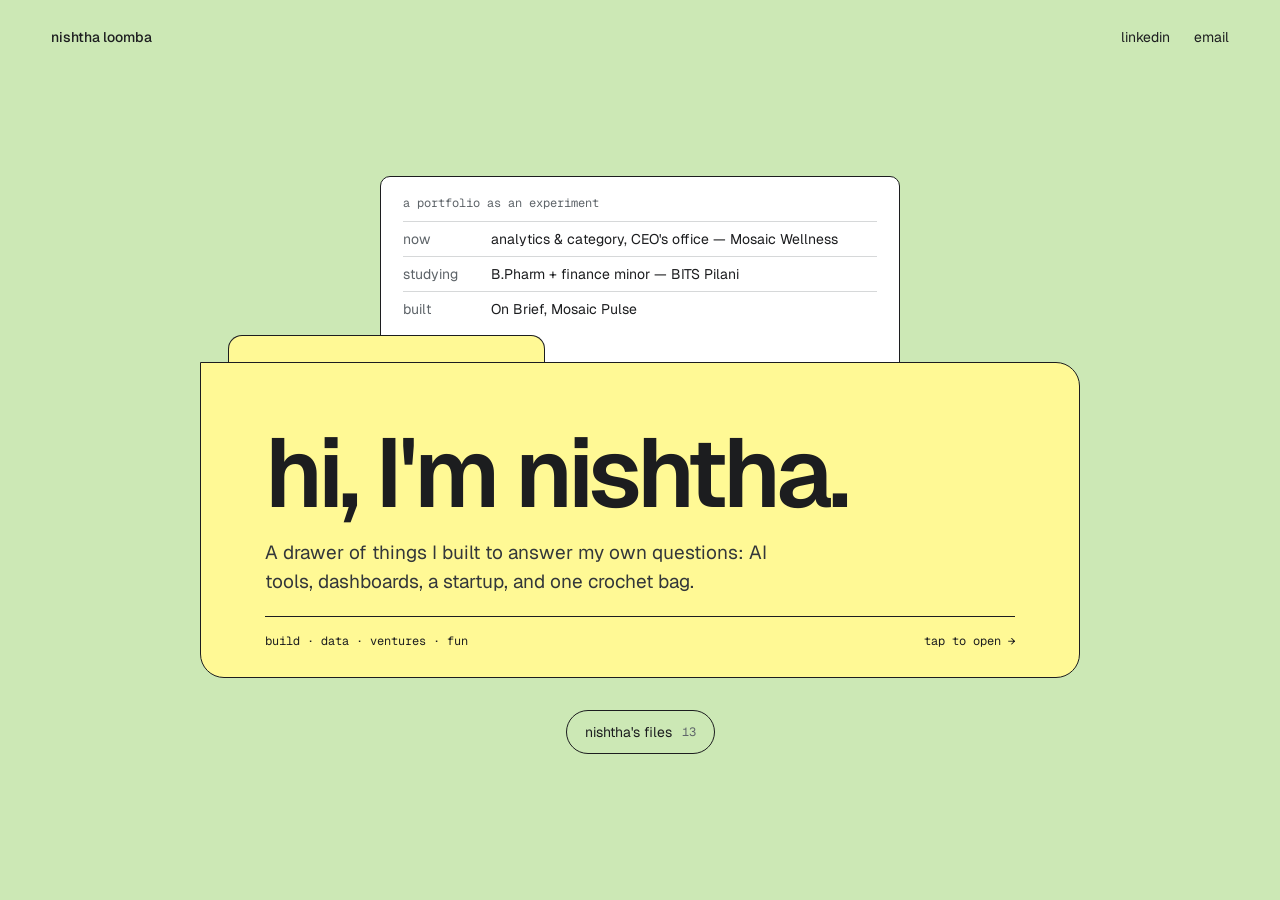
<file: index.html>
<!doctype html>
<html lang="en">
<head>
<meta charset="utf-8">
<meta name="viewport" content="width=device-width, initial-scale=1">
<title>Nishtha — portfolio</title>
<meta name="description" content="Nishtha Loomba — category strategy at Mosaic Wellness, builder of AI tools, and student of pharmacy and finance.">
<link rel="preconnect" href="https://fonts.googleapis.com">
<link rel="stylesheet" href="https://fonts.googleapis.com/css2?family=Geist:wght@400;500;600&family=Geist+Mono:wght@400;500&display=swap">
<link rel="stylesheet" href="css/style.css">
</head>
<body class="home">
<div class="page">

  <header class="site-header">
    <span class="brand">nishtha loomba</span>
    <nav class="nav-links">
      <a href="https://in.linkedin.com/in/nishtha-loomba-b540b12a4" target="_blank" rel="noopener">linkedin</a>
      <a href="mailto:f20231176@pilani.bits-pilani.ac.in">email</a>
    </nav>
  </header>

  <main style="flex-grow:1;display:flex;flex-direction:column;align-items:center;justify-content:center;gap:32px">
    <div class="hero">

      <!-- checkout card tucked into the folder -->
      <div class="peek">
        <div class="peek__label">a portfolio as an experiment</div>
        <div class="key-value">
          <div style="color:var(--ink-4)">now</div>
          <div>analytics &amp; category, CEO's office — Mosaic Wellness</div>
          <div style="color:var(--ink-4)">studying</div>
          <div>B.Pharm + finance minor — BITS Pilani</div>
          <div style="color:var(--ink-4)">built</div>
          <div>On Brief, Mosaic Pulse</div>
        </div>
      </div>

      <a class="folder-link" href="drawer.html" aria-label="Open nishtha's files">
        <div class="flap"></div>
        <div class="folder-body">
          <h1>hi, I'm nishtha.</h1>
          <p>A drawer of things I built to answer my own questions: AI tools, dashboards, a startup, and one crochet bag.</p>
          <div class="folder-foot">
            <span>build · data · ventures · fun</span>
            <span>tap to open →</span>
          </div>
        </div>
      </a>
    </div>

    <a class="pill" href="drawer.html">
      <span>nishtha's files</span>
      <span class="pill__count">13</span>
    </a>
  </main>
</div>
</body>
</html>
</file>
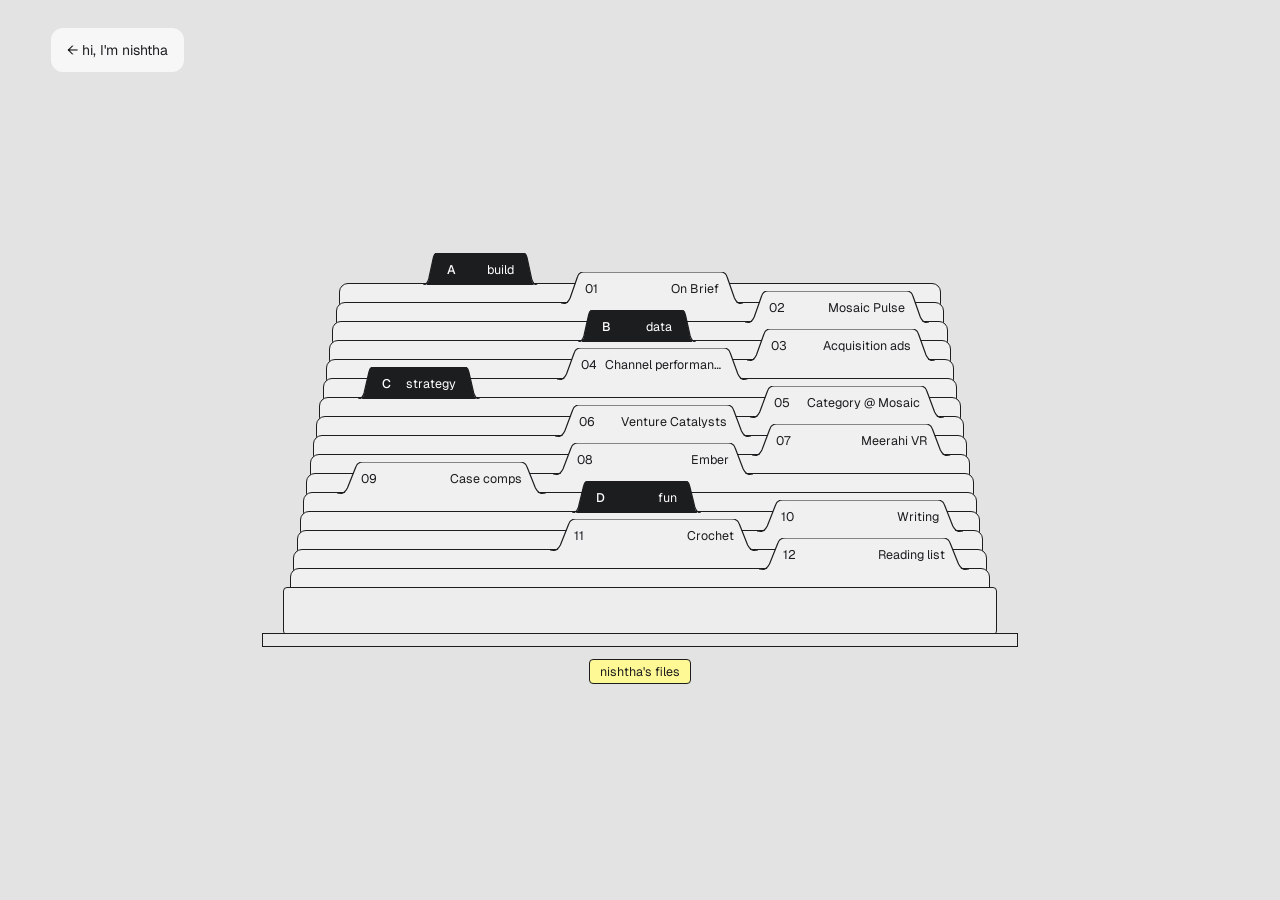
<file: drawer.html>
<!doctype html>
<html lang="en">
<head>
<meta charset="utf-8">
<meta name="viewport" content="width=device-width, initial-scale=1">
<title>Nishtha's files</title>
<meta name="description" content="A file-cabinet index of what Nishtha has built and worked on.">
<link rel="preconnect" href="https://fonts.googleapis.com">
<link rel="stylesheet" href="https://fonts.googleapis.com/css2?family=Geist:wght@400;500;600&family=Geist+Mono:wght@400;500&display=swap">
<link rel="stylesheet" href="css/style.css">
</head>
<body class="drawer-page">
<div class="page">

  <header class="site-header">
    <a class="back-link back-link--pill" href="index.html">← hi, I'm nishtha</a>
  </header>

  <div class="drawer-viewport">
    <div id="drawer-stage" class="drawer-stage">
      <div class="drawer-front" aria-hidden="true"></div>
      <div class="drawer-ledge" aria-hidden="true"></div>
      <div class="drawer-label" aria-hidden="true"><span>nishtha's files</span></div>
    </div>
  </div>
</div>
<script src="js/drawer.js"></script>
</body>
</html>
</file>
<file: css/style.css>
@view-transition{navigation:auto}

/* ===== design tokens ===== */
:root{
  --ink:#1C1D1F;
  --ink-2:#33373A;
  --ink-3:#4A4F53;
  --ink-4:#5E6469;
  --ink-5:#6B7075;
  --ink-6:#8A9096;
  --gray-1:#B4B7B9;
  --gray-2:#D6D8D9;
  --gray-3:#E4E6E6;
  --gray-4:#E3E3E3;
  --gray-5:#EDEDED;
  --gray-6:#EDEEEE;
  --gray-7:#E8E8E8;
  --gray-8:#F0F0F0;
  --paper:#F7F7F4;
  --paper-2:#F7F7F7;
  --grid-bg:#F1F2EE;
  --grid-line:#D9DCD6;
  --green:#CCE8B5;
  --yellow:#FFF995;
  --blue:#A8C6FE;
  --accent:#2D4FE0;
  --tan:#C9A57A;
  --dark:#161718;
  --white:#FFFFFF;
  --font-sans:'Geist','Helvetica Neue',Helvetica,sans-serif;
  --font-mono:'Geist Mono',monospace;
  --font-hand:'Caveat',cursive;
}

*{box-sizing:border-box}
html{scroll-behavior:smooth}
body{margin:0;font-family:var(--font-sans);color:var(--ink)}
a{color:inherit}
img{max-width:100%}
button{font:inherit;color:inherit}

::view-transition-old(root),
::view-transition-new(root){animation-duration:.35s}

@media (prefers-reduced-motion: reduce){
  html{scroll-behavior:auto}
  ::view-transition-old(root),::view-transition-new(root){animation:none}
}

/* ===== layout shells ===== */
.page{min-height:100vh;box-sizing:border-box;display:flex;flex-direction:column;gap:40px;padding:28px clamp(16px,4vw,56px) 56px}
.page--folder{padding:28px clamp(12px,3vw,48px) 80px;gap:28px}
.shell{max-width:1180px;margin:0 auto;display:flex;flex-direction:column;gap:28px;width:100%}

.site-header{display:flex;flex-wrap:wrap;justify-content:space-between;align-items:center;gap:12px;font-size:14px}
.site-header--dark{color:var(--white)}
.brand{font-weight:500}
.nav-links{display:flex;gap:24px;flex-wrap:wrap}
.nav-links a{text-decoration:none}
.nav-links a:hover{color:var(--ink-4)}

.back-link{display:inline-flex;align-items:center;min-height:44px;text-decoration:none}
.back-link--pill{padding:0 16px;background:var(--paper-2);border-radius:12px}
.back-link--dark{color:var(--white)}

.eyebrow{font-family:var(--font-mono);font-size:12px;color:var(--gray-2)}

/* ===== reusable paper motifs ===== */
.ruled{background-image:repeating-linear-gradient(to bottom,transparent 0,transparent 31px,#E2E3E0 31px,#E2E3E0 32px)}
.grid-paper{background-color:var(--grid-bg);background-image:linear-gradient(var(--grid-line) 1px,transparent 1px),linear-gradient(90deg,var(--grid-line) 1px,transparent 1px);background-size:18px 18px}

.torn{clip-path:polygon(0% 6%,7% 0%,15% 4%,24% 0%,33% 3%,45% 0%,58% 4%,70% 0%,82% 3%,100% 0%,100% 100%,0% 100%,3% 88%,0% 76%,4% 62%,0% 50%,3% 36%,0% 22%)}
.torn-bottom{clip-path:polygon(0 0,100% 0,100% 100%,94% 96%,86% 100%,77% 95%,66% 100%,55% 96%,44% 100%,33% 95%,22% 100%,11% 96%,0 100%)}
.torn-left{clip-path:polygon(4% 0,100% 0,100% 100%,4% 100%,0 94%,3% 86%,0 78%,3% 70%,0 62%,3% 54%,0 46%,3% 38%,0 30%,3% 22%,0 14%,3% 6%)}

.spiral{position:absolute;display:flex;flex-direction:column;justify-content:space-between}
.spiral span{display:block;width:16px;height:16px;border-radius:50%}

/* visible by default (no-JS safe); JS opts elements into the hide+reveal sequence */
.sheet.pre-reveal{opacity:0;transform:translateY(40px)}
.sheet.pre-reveal.is-visible{animation:rise .6s cubic-bezier(.2,.8,.2,1) both}
@keyframes rise{from{opacity:0;transform:translateY(40px)}to{opacity:1;transform:none}}
@media (prefers-reduced-motion: reduce){.sheet.pre-reveal{opacity:1;transform:none}.sheet.pre-reveal.is-visible{animation:none}}

.folder-in{animation:filein .7s cubic-bezier(.2,.8,.2,1) both}
@keyframes filein{from{opacity:0;transform:translateY(90px)}to{opacity:1}}
@media (prefers-reduced-motion: reduce){.folder-in{animation:none}}

.tab-link{display:flex;flex-direction:column;gap:6px;min-height:44px;padding:16px 24px 20px;border-radius:14px 14px 4px 4px;text-decoration:none;min-width:240px;transition:transform .2s ease}
.tab-link:hover,.tab-link:focus-visible{transform:translateY(-4px)}
.tab-link .tab-link__eyebrow{font-family:var(--font-mono);font-size:12px}
.tab-link .tab-link__title{font-weight:600;font-size:24px;letter-spacing:-0.03em}

.sticky-note{padding:20px 22px;transform:rotate(-1.2deg);box-shadow:2px 3px 0 rgba(0,0,0,.12)}
.sticky-note__label{font-family:var(--font-mono);font-size:13px}
.sticky-note__quote{margin:8px 0 0;font-family:var(--font-hand);font-size:24px;line-height:1.25}

.paperclip{position:absolute;z-index:2;transform-origin:top center;animation:clip-sway 3.8s ease-in-out infinite}
@keyframes clip-sway{0%,100%{transform:rotate(-4deg)}50%{transform:rotate(4deg)}}
@media (prefers-reduced-motion: reduce){.paperclip{animation:none}}

.pill{display:inline-flex;align-items:center;gap:10px;min-height:44px;padding:0 18px;background:transparent;border:1px solid var(--ink);border-radius:999px;text-decoration:none;font-size:14px;transition:background .2s ease;animation:idle-float 3.6s ease-in-out infinite}
.pill:hover{background:var(--white)}
@keyframes idle-float{0%,100%{transform:translateY(0)}50%{transform:translateY(-5px)}}
@media (prefers-reduced-motion: reduce){.pill{animation:none}}
.pill__count{font-family:var(--font-mono);font-size:12px;color:var(--ink-4)}

.btn-dark{display:inline-flex;align-items:center;min-height:44px;padding:0 18px;background:var(--ink);color:var(--white);border-radius:999px;text-decoration:none;font-size:14px}

.stamp{border:2.5px solid var(--accent);color:var(--accent);padding:6px 12px;border-radius:4px;font-family:var(--font-mono);font-weight:600;font-size:13px;letter-spacing:0.08em}

.key-value{display:grid;grid-template-columns:88px minmax(0,1fr);font-size:14px}
.key-value div{padding:8px 0;border-top:1px solid var(--gray-2)}
.key-value--mono{font-family:var(--font-mono);font-size:13px}

/* ===== Home ===== */
.home{background:var(--green)}
.home .hero{width:100%;max-width:880px;display:flex;flex-direction:column;align-items:center;margin:0 auto}

.peek{width:min(520px,86%);background:var(--white);border:1px solid var(--ink);border-radius:10px;padding:18px 22px 48px;box-sizing:border-box;margin-bottom:-40px;position:relative;z-index:1;font-size:14px;transition:transform .35s cubic-bezier(.2,.8,.2,1)}
.peek__label{font-family:var(--font-mono);font-size:12px;color:var(--ink-4);margin-bottom:10px}

.folder-link{display:block;text-decoration:none;color:var(--ink);width:100%;position:relative;z-index:2;transition:transform .25s ease}
.folder-link:hover,.folder-link:focus-visible{transform:translateY(-6px)}
.folder-link:focus-visible{outline:2px solid var(--ink);outline-offset:6px;border-radius:24px}
.hero:has(.folder-link:hover) .peek,.hero:has(.folder-link:focus-visible) .peek{transform:translateY(-38px) rotate(-2deg)}

.flap{width:36%;height:28px;background:var(--yellow);border:1px solid var(--ink);border-bottom:none;border-radius:14px 14px 0 0;margin-left:28px;margin-bottom:-1px;box-sizing:border-box;transition:transform .3s ease;transform-origin:bottom left}
.folder-link:hover .flap,.folder-link:focus-visible .flap{transform:translateY(-3px) rotate(-2deg)}

.folder-body{background:var(--yellow);border:1px solid var(--ink);border-radius:0 24px 24px 24px;padding:clamp(32px,5vw,64px) clamp(24px,5vw,64px) 28px;box-sizing:border-box;display:flex;flex-direction:column;gap:20px;animation:folder-glow 5s ease-in-out infinite}
@keyframes folder-glow{0%,100%{box-shadow:0 0 0 rgba(28,29,31,0)}50%{box-shadow:0 22px 34px -14px rgba(28,29,31,.22)}}
@media (prefers-reduced-motion: reduce){.folder-body{animation:none}}
.folder-body h1{margin:0;font-weight:600;font-size:clamp(44px,7.6vw,108px);line-height:0.95;letter-spacing:-0.045em}
.folder-body p{margin:0;max-width:540px;font-size:clamp(16px,1.5vw,19px);line-height:1.5;color:var(--ink-2)}
.folder-foot{display:flex;justify-content:space-between;align-items:center;flex-wrap:wrap;gap:12px;border-top:1px solid var(--ink);padding-top:16px;font-family:var(--font-mono);font-size:12px}

/* ===== Drawer ===== */
.drawer-page{background:var(--gray-4)}
.drawer-viewport{flex-grow:1;display:flex;align-items:center;justify-content:center;overflow-x:auto}
.drawer-stage{position:relative;width:700px;min-width:620px;height:450px;flex-shrink:0;perspective:1100px}
.drawer-tabs-layer{transition:transform .15s ease-out}

.strip{position:absolute;height:24px;box-sizing:border-box;background:var(--gray-8);border:1.2px solid var(--ink);border-radius:9px 9px 4px 4px}

.tab{position:absolute;padding:0;border:none;background:transparent;cursor:pointer;height:32px;transition:transform .16s ease}
.tab:hover,.tab:focus-visible{transform:translateY(-5px)}
.tab:focus-visible{outline:2px solid var(--ink);outline-offset:2px}
.tab svg{position:absolute;inset:0;display:block}
.tab__label{position:relative;display:flex;justify-content:space-between;gap:8px;align-items:center;height:28px;padding:0 24px;font-size:12.5px;white-space:nowrap}

.drawer-front{position:absolute;top:334px;left:-1%;width:102%;height:48px;box-sizing:border-box;background:var(--gray-5);border:1.2px solid var(--ink);border-radius:4px}
.drawer-ledge{position:absolute;top:380px;left:-4%;width:108%;height:14px;box-sizing:border-box;background:var(--gray-7);border:1.2px solid var(--ink)}
.drawer-label{position:absolute;top:406px;left:0;right:0;display:flex;justify-content:center}
.drawer-label span{background:var(--yellow);border:1px solid var(--ink);border-radius:4px;padding:3px 10px;font-size:12.5px}

.file-card{position:absolute;top:-8px;left:calc(50% - 190px);width:380px;z-index:50;border:1px solid var(--ink);border-radius:14px;padding:18px 20px 20px;box-shadow:0 12px 32px rgba(28,29,31,.14);transform-origin:50% 115%;backface-visibility:hidden}
.file-card.is-open{animation:file-open .55s cubic-bezier(.2,.8,.2,1)}
.file-card.is-closing{animation:file-close .3s cubic-bezier(.4,0,.8,.2) forwards;pointer-events:none}
@keyframes file-open{
  0%{opacity:0;transform:translateY(190px) rotateX(-62deg) scale(.9)}
  55%{opacity:1}
  100%{opacity:1;transform:translateY(0) rotateX(0) scale(1)}
}
@keyframes file-close{
  0%{opacity:1;transform:translateY(0) rotateX(0) scale(1)}
  100%{opacity:0;transform:translateY(90px) rotateX(-48deg) scale(.94)}
}
@media (prefers-reduced-motion: reduce){.file-card.is-open,.file-card.is-closing{animation:none}}
.file-card__top{display:flex;justify-content:space-between;align-items:center;gap:10px;font-family:var(--font-mono);font-size:12px}
.file-card__close{width:44px;height:44px;margin:-12px -12px -12px 0;display:flex;align-items:center;justify-content:center;background:transparent;border:none;cursor:pointer}
.file-card h2{margin:8px 0 10px;font-weight:600;font-size:26px;line-height:1.05;letter-spacing:-0.03em}
.file-card p{margin:0 0 14px;font-size:14px;line-height:1.5}
.file-card .key-value{grid-template-columns:56px minmax(0,1fr);font-size:13px}
.file-card .key-value div{border-top:1px solid var(--ink)}
.file-card .btn-dark{margin-top:14px}

/* ===== Folder shell (AI tools / Dashboards / Ventures / Fun) ===== */
.folder-page{background:var(--dark)}
.folder-tab{display:inline-flex;align-items:center;gap:14px;height:40px;padding:0 22px;margin-left:32px;border-radius:14px 14px 0 0;font-family:var(--font-mono);font-size:13px;letter-spacing:0.04em}
.folder-tab strong{font-weight:600}
.folder-panel{position:relative;border-radius:0 24px 24px 24px;padding:clamp(16px,3vw,40px);display:flex;flex-direction:column;gap:36px}

.cover-sheet{position:relative;background-color:var(--paper);border-radius:6px;padding:clamp(28px,4vw,48px) clamp(20px,4vw,48px) 40px 72px;transform:rotate(-0.4deg)}
.cover-sheet .spiral{left:22px;top:28px;bottom:28px}
.cover-sheet h1{margin:0;font-family:var(--font-mono);font-weight:500;font-size:clamp(40px,6vw,84px);line-height:0.98;letter-spacing:-0.03em}
.cover-sheet .key-value{grid-template-columns:120px minmax(0,1fr);gap:6px 16px;font-family:var(--font-mono);font-size:14px}
.cover-sheet .key-value div{border-top:none;padding:0}
.cover-sheet .dashed{border-top:1.5px dashed var(--ink);max-width:520px}
.cover-sheet .lede{margin:0;max-width:560px;font-size:18px;line-height:1.55}
.cover-sheet__badge{background:var(--accent);color:var(--white);padding:40px 24px 26px;font-family:var(--font-mono);text-align:right}
.cover-sheet__badge .num{font-size:44px;line-height:1}
.cover-sheet__badge .title{font-size:28px;line-height:1.1;margin-top:6px}
.cover-sheet__badge .sub{font-size:18px;line-height:1.4;margin-top:10px}
.cover-links{display:grid;grid-template-columns:repeat(auto-fit,minmax(240px,1fr));gap:20px 40px;margin-top:36px}
.cover-links a{text-decoration:none;display:flex;flex-direction:column;gap:4px;min-height:44px}
.cover-links .big{font-size:26px;letter-spacing:-0.02em;color:var(--ink)}
.cover-links .arrow{font-family:var(--font-mono);font-size:15px;color:var(--accent)}

.detail-sheet{position:relative;background:var(--white);border-radius:6px;padding:clamp(24px,4vw,52px);display:flex;flex-direction:column;gap:36px}
.detail-sheet__head{display:flex;flex-wrap:wrap;gap:32px;align-items:flex-end}
.detail-sheet__intro{flex:999 1 440px;min-width:0;display:flex;flex-direction:column;gap:14px}
.detail-sheet__intro .kicker{font-family:var(--font-mono);font-size:13px;color:var(--accent)}
.detail-sheet__intro h2{margin:0;font-weight:600;font-size:clamp(38px,5vw,68px);line-height:0.95;letter-spacing:-0.045em}
.detail-sheet__intro p{margin:0;max-width:540px;font-size:20px;line-height:1.45}
.detail-sheet__facts{flex:1 1 260px;min-width:0;font-family:var(--font-mono);font-size:13px}
.detail-sheet__facts .key-value{grid-template-columns:84px minmax(0,1fr)}
.detail-sheet__facts .key-value div:first-child{font-family:var(--font-mono)}

.cta-row{display:flex;flex-wrap:wrap;gap:10px;margin-top:6px}
.cta-row a{display:inline-flex;align-items:center;gap:8px;min-height:44px;padding:0 18px;border:1px solid var(--ink);border-radius:999px;text-decoration:none;font-size:14px}
.cta-row a.filled{background:var(--ink);color:var(--white)}
.cta-row a.outline{background:var(--white);color:var(--ink)}

.highlight{background:var(--yellow);padding:0 4px}

.step-list{list-style:none;margin:0;padding:0;display:grid;grid-template-columns:repeat(auto-fit,minmax(190px,1fr));border-top:2px solid var(--ink)}
.step-list li{padding:14px 18px 4px 0;display:flex;flex-direction:column;gap:4px}
.step-list__num{font-family:var(--font-mono);font-size:12px;color:var(--accent)}
.step-list b{font-weight:600;font-size:17px;letter-spacing:-0.01em}
.step-list__desc{font-size:14px;line-height:1.45;color:var(--ink-3)}

/* funnel visual (Category @ Mosaic) */
.funnel-banner{display:flex;flex-wrap:wrap;gap:clamp(24px,4vw,56px);align-items:center;background:var(--ink);color:var(--white);border-radius:6px;padding:clamp(24px,3.5vw,48px);transform:rotate(-0.4deg)}
.funnel-banner__headline{flex:1 1 340px;min-width:0;display:flex;flex-direction:column;gap:18px}
.funnel-banner__title{font-family:var(--font-mono);font-weight:500;font-size:clamp(44px,5.4vw,80px);line-height:0.95;letter-spacing:-0.04em}
.funnel-banner__title span{color:var(--yellow)}
.funnel-banner__body{margin:0;max-width:440px;font-size:17px;line-height:1.5;color:var(--gray-3)}
.funnel-steps{flex:1 1 300px;min-width:0;display:flex;gap:14px;align-items:stretch}
.funnel-steps__col{flex-grow:1;display:flex;flex-direction:column;gap:8px;font-family:var(--font-mono)}
.funnel-steps__row{border:1px solid #4A4F53;border-radius:6px;padding:14px 16px;display:flex;justify-content:space-between;align-items:baseline;gap:12px}
.funnel-steps__row--active{background:var(--yellow);color:var(--ink);border-color:var(--yellow)}
.funnel-steps__row--dashed{border-style:dashed;border-color:#5E6469;color:var(--gray-1)}
.funnel-steps__bracket{width:14px;margin:6px 0 52px;border:1.5px solid var(--yellow);border-left:none;border-radius:0 6px 6px 0}
.funnel-steps__tag{align-self:center;margin-bottom:46px;font-family:var(--font-hand);font-size:24px;line-height:1.05;color:var(--yellow);transform:rotate(-4deg)}

/* ad performance cards (graph-paper insert) */
.ad-cards{display:grid;grid-template-columns:repeat(auto-fit,minmax(260px,1fr));gap:18px}
.ad-card{background:var(--white);border:1px solid var(--ink);padding:18px 20px;display:flex;flex-direction:column;gap:10px}
.ad-card__label{font-family:var(--font-mono);font-size:12px;color:var(--accent)}
.ad-card__stat{font-family:var(--font-mono);font-weight:500;font-size:40px;line-height:1;letter-spacing:-0.03em}
.ad-card__desc{font-size:15px;line-height:1.45}

.stat-banner{display:flex;flex-wrap:wrap;gap:24px;align-items:flex-end;background:var(--ink);color:var(--white);border-radius:6px;padding:clamp(24px,3vw,40px);transform:rotate(-0.4deg)}
.stat-banner__num{flex:1 1 260px;min-width:0;font-family:var(--font-mono);font-weight:500;font-size:clamp(56px,8vw,112px);line-height:0.9;letter-spacing:-0.04em}
.stat-banner__text{flex:2 1 320px;min-width:0;font-size:18px;line-height:1.45}
.stat-banner__text .muted{color:var(--gray-1)}

.list-plain{display:flex;flex-direction:column;font-size:15px;line-height:1.5}
.list-plain div{padding:10px 0;border-top:1px solid var(--gray-2)}

.grid-box{border:1px solid var(--gray-1);padding:clamp(18px,3vw,32px);display:flex;flex-direction:column;gap:16px;font-family:var(--font-mono)}
.grid-box__label{font-size:13px}
.grid-box__steps{display:grid;grid-template-columns:repeat(auto-fit,minmax(200px,1fr));gap:16px 32px;font-size:15px;line-height:1.45}
.grid-box__steps span{color:var(--accent)}

.torn-strip{background-color:var(--paper);border:1px solid var(--gray-2);padding:18px 22px 34px;font-family:var(--font-mono);font-size:14px;line-height:32px}
.torn-strip__label{font-size:13px}

figure{margin:0}
.shot{display:flex;flex-direction:column;gap:10px}
.shot img{width:100%;display:block;border:1px solid var(--ink);border-radius:4px}
.shot figcaption{font-family:var(--font-mono);font-size:13px}

@keyframes lanyard-sway{0%,100%{transform:rotate(-1.6deg)}50%{transform:rotate(1.6deg)}}
@media (prefers-reduced-motion: reduce){.badge-lanyard,.id-badge__lanyard{animation:none}}

.badge-card{position:relative;padding-top:70px}
.badge-lanyard{position:absolute;top:0;left:calc(50% - 11px);width:22px;height:84px;background:var(--accent);transform-origin:top center;animation:lanyard-sway 4.6s ease-in-out infinite}
.badge-card__inner{position:relative;border-radius:16px;padding:22px 24px 26px;display:flex;flex-direction:column;gap:18px;box-shadow:0 10px 30px rgba(0,0,0,.18)}
.badge-card__grip{align-self:center;width:48px;height:9px;border-radius:5px;background:var(--gray-3);border:1px solid var(--gray-1)}
.badge-card .key-value{grid-template-columns:96px minmax(0,1fr);font-size:14px;line-height:1.45}
.badge-card .key-value div:nth-child(odd){font-family:var(--font-mono);font-size:12px}
.perf-strip{height:30px;opacity:.85}

.also-strip{max-width:640px}
.also-strip__row{display:flex;flex-wrap:wrap;justify-content:space-between;gap:0 20px}

.folder-nav{display:flex;justify-content:flex-end}

/* one bordered "frame" holding several screenshots as a horizontal scroll-snap strip */
.shot-frame{position:relative;border:1px solid var(--gray-1);border-radius:6px;padding:20px 20px 16px;display:flex;flex-direction:column;gap:14px}
.shot-frame__label{font-family:var(--font-mono);font-size:13px;display:flex;justify-content:space-between;align-items:center;gap:8px}
.shot-frame__label .hint{color:var(--accent);font-weight:400}
.shot-scroller{display:flex;gap:20px;overflow-x:auto;padding-bottom:6px;-webkit-overflow-scrolling:touch;scrollbar-width:thin;scrollbar-color:var(--gray-1) transparent}
.shot-scroller::-webkit-scrollbar{height:8px}
.shot-scroller::-webkit-scrollbar-thumb{background:var(--gray-1);border-radius:4px}
.shot-scroller::-webkit-scrollbar-track{background:transparent}
.shot-scroller .shot{flex:0 0 560px;max-width:82vw}
.shot-scroller .shot img{width:100%;display:block;border:1px solid var(--ink);border-radius:4px;-webkit-user-drag:none;user-select:none}
.shot-scroller .shot figcaption{font-family:var(--font-mono);font-size:13px;margin-top:10px}

/* ===== Fun page extras ===== */
.id-badge{position:relative;padding-top:64px;transform:rotate(3deg)}
.id-badge__lanyard{position:absolute;top:0;left:calc(50% - 11px);width:22px;height:78px;background:var(--accent);transform-origin:top center;animation:lanyard-sway 4.6s ease-in-out infinite}
.id-badge__card{position:relative;background:var(--white);border-radius:14px;padding:18px;display:flex;flex-direction:column;gap:14px;box-shadow:0 10px 30px rgba(0,0,0,.18)}
.id-badge__photo{height:150px;border-radius:8px;background:var(--gray-6);display:flex;align-items:center;justify-content:center;font-size:13px;color:var(--ink-3)}
.id-badge__name-row{display:flex;justify-content:space-between;align-items:baseline}
.id-badge__name{font-weight:600;font-size:22px;letter-spacing:-0.02em}
.id-badge__off-duty{border:2px solid var(--accent);color:var(--accent);padding:2px 8px;border-radius:4px;transform:rotate(-6deg);font-family:var(--font-mono);font-weight:600;font-size:11px;letter-spacing:0.08em}

.reading-card{position:relative;background:var(--blue);padding:22px 22px 22px 48px;transform:rotate(-2deg);box-shadow:0 6px 18px rgba(0,0,0,.15)}
.reading-card .spiral{left:14px;top:18px;bottom:18px}
.reading-card .spiral span{background:var(--tan)}
.card-head{display:flex;justify-content:space-between;align-items:baseline;font-family:var(--font-mono)}
.card-head h2{margin:0;font-weight:500;font-size:20px}
.reading-list{display:flex;flex-direction:column;font-size:15px;line-height:1.45;margin-top:14px}
.reading-list div{padding:10px 0;border-top:1px solid var(--ink)}
.reading-list div:last-child{border-bottom:1px solid var(--ink)}

.writing-card{position:relative;transform:rotate(1.5deg)}
.writing-card__clip{position:absolute;left:30px;top:-24px;z-index:2;transform-origin:top center;animation:clip-sway 3.8s ease-in-out infinite}
@media (prefers-reduced-motion: reduce){.writing-card__clip{animation:none}}
.writing-card__sheet{background-color:var(--paper);padding:26px 22px 22px 36px;box-shadow:0 6px 18px rgba(0,0,0,.15)}
.writing-card__body{display:flex;flex-direction:column;font-size:15px;line-height:32px;margin-top:8px}
.writing-card a{display:inline-flex;align-items:center;min-height:44px;font-family:var(--font-mono);font-size:13px;color:var(--accent);text-decoration:none}

.polaroid{margin:0;background:var(--white);padding:12px 12px 18px;box-shadow:0 6px 18px rgba(0,0,0,.15)}
.polaroid__photo{height:210px;background:var(--gray-6);display:flex;align-items:center;justify-content:center;font-size:13px;color:var(--ink-3)}
.polaroid figcaption{margin-top:12px;display:flex;justify-content:space-between;align-items:baseline;padding:0 4px}
.polaroid .cap{font-family:var(--font-hand);font-size:26px}
.polaroid .num{font-family:var(--font-mono);font-size:12px;color:var(--ink-4)}

.fun-grid{display:grid;grid-template-columns:repeat(auto-fit,minmax(250px,1fr));gap:28px;align-items:start}

/* ===== responsive ===== */
@media (max-width:640px){
  .drawer-stage{transform-origin:top left}
}
</file>
